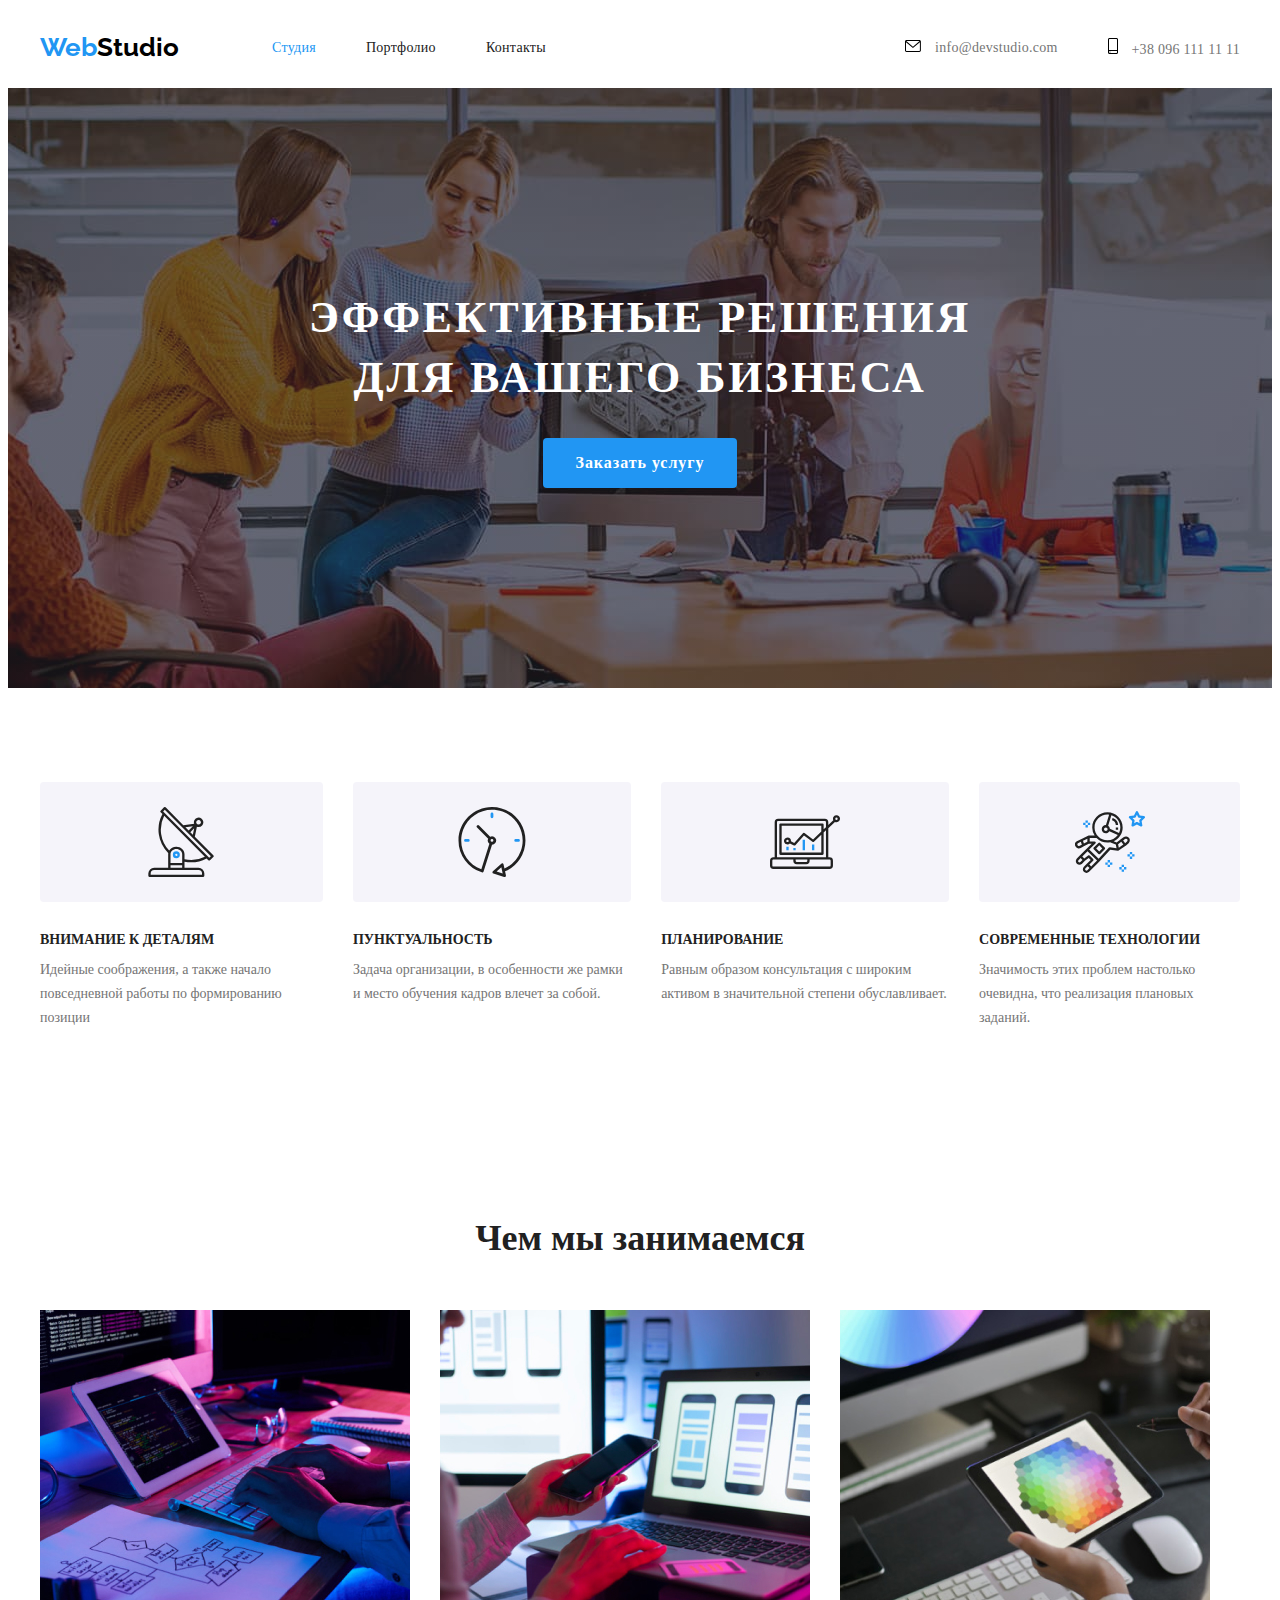
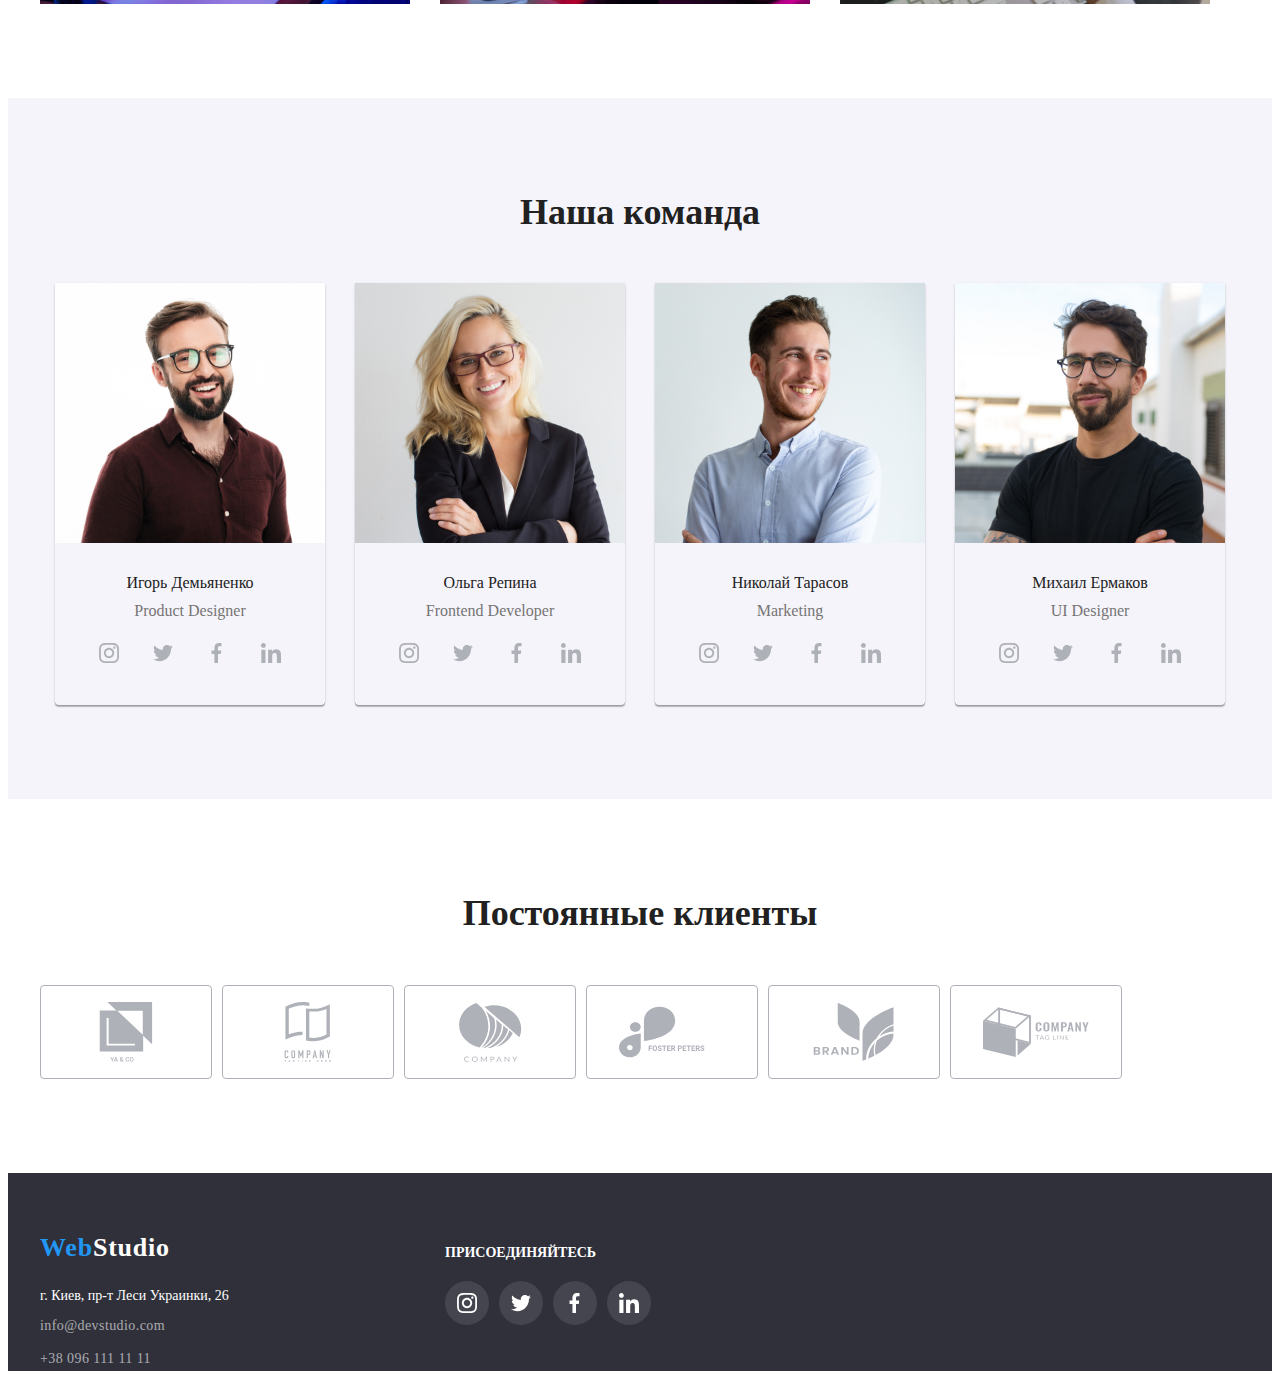
<file: index.html>
<!DOCTYPE html>
<html lang="ru">
  <head>
    <meta charset="UTF-8" />
    <meta http-equiv="X-UA-Compatible" content="IE=edge" />
    <meta name="viewport" content="width=device-width, initial-scale=1.0" />
    <title lang="en">WebStudio</title>
    <link
      rel="stylesheet"
      href="https://cdnjs.cloudflare.com/ajax/libs/modern-normalize/1.0.0/modern-normalize.css"
      integrity="sha512-Zx6MlUMKSVJoQ+83OwhdILe8cSEsCzfqThJd7J/VA2UrK6Ctj85p+xzqfyuNXE5B1k25uUdmJ2OzItbBy9GHAQ=="
      crossorigin="anonymous"
    />
    <link
      href="https://fonts.googleapis.com/css2?family=Raleway:wght@700&family=Roboto:wght@400;500;700;900&display=swap"
      rel="stylesheet"
    />
    <link rel="stylesheet" href="css/styels.css" />
  </head>

  <body>
    <!-- Шапка сайта -->

    <header class="page-header">
      <div class="container main-nav">
        <nav class="nav">
          <a href="./index.html" class="logo" lang="en">
            <span class="logo-accent">Web</span>Studio</a
          >

          <ul class="site-nav list">
            <li class="item"><a href="./index.html" class="link current">Студия</a></li>
            <li class="item"><a href="./portfolio.html" class="link">Портфолио</a></li>
            <li class="item"><a href="" class="link">Контакты</a></li>
          </ul>
        </nav>

        <ul class="auth-nav list">
          <li class="item">
            <a href="mailto:info@devstudio.com" class="link auth-cont">
              <svg class="icon-mail">
                <use class="icon-mail" href="./images/symbol-defs.svg#envelope"></use>
              </svg>
              info@devstudio.com
            </a>
          </li>
          <li class="item">
            <a href="tel:+380961111111" class="link auth-cont">
              <svg class="icon-tel">
                <use href="./images/symbol-defs.svg#smartphone"></use>
              </svg>
              +38 096 111 11 11
            </a>
          </li>
        </ul>
      </div>
    </header>

    <main>
      <!-- Услуги -->
      <div class="overlay">
        <section class="section services">
          <div class="container">
            <h1 class="services-title services-bg">Эффективные решения <br />для вашего бизнеса</h1>
            <button type="button" class="button primary">Заказать услугу</button>
          </div>
        </section>
      </div>
      <!-- Особенности -->

      <section class="section features">
        <div class="container">
          <h2 class="visually-hidden">О нас</h2>
          <ul class="list">
            <li class="item icon-features">
              <h3 class="features-title">Внимание к деталям</h3>
              <p class="features-text">
                Идейные соображения, а также начало повседневной работы по формированию позиции
              </p>
            </li>

            <li class="item icon-features">
              <h3 class="features-title">Пунктуальность</h3>
              <p class="features-text">
                Задача организации, в особенности же рамки и место обучения кадров влечет за собой.
              </p>
            </li>

            <li class="item icon-features">
              <h3 class="features-title">Планирование</h3>
              <p class="features-text">
                Равным образом консультация с широким активом в значительной степени обуславливает.
              </p>
            </li>

            <li class="item icon-features">
              <h3 class="features-title">Современные технологии</h3>
              <p class="features-text">
                Значимость этих проблем настолько очевидна, что реализация плановых заданий.
              </p>
            </li>
          </ul>
        </div>
      </section>

      <!-- Чем мы занимаемся -->

      <section class="section work">
        <div class="container">
          <h2 class="work-title">Чем мы занимаемся</h2>
          <ul class="list">
            <li class="item">
              <img src="./images/a/imga1.jpg" width="370" alt="Создаем разметку" />
            </li>

            <li class="item">
              <img src="./images/a/imga2.jpg" width="370" alt="Веб дизайн" />
            </li>

            <li class="item">
              <img src="./images/a/imga3.jpg" width="370" alt="Стили" />
            </li>
          </ul>
        </div>
      </section>

      <!-- Наша команда -->

      <section class="section team">
        <div class="container">
          <h2 class="team-title">Наша команда</h2>
          <ul class="list social-icon">
            <li class="item">
              <img
                src="./images/b/imgb1.jpg"
                class="team-img"
                width="270"
                alt="Сотрудник компании"
              />
              <div class="team-card">
                <h3 class="team-subtitle">Игорь Демьяненко</h3>
                <p lang="en" class="team-text">Product Designer</p>
                <ul class="social-icon list">

                  <li class="social-icon-team">
                    <a href="" class="team-social-icon">
                      <svg class="icon-team-svg">
                        <use href="./images/symbol-defs.svg#instagram"></use>
                      </svg>
                    </a>
                  </li> 

                    <li class="social-icon-team">
                    <a href="" class="team-social-icon">
                      <svg class="icon-team-svg">
                        <use href="./images/symbol-defs.svg#twitte"></use>
                      </svg>
                    </a>
                    </li>

                    <li class="social-icon-team">
                    <a href="" class="team-social-icon">
                      <svg class="icon-team-svg">
                        <use href="./images/symbol-defs.svg#vector"></use>
                      </svg>
                    </a>
                    </li>

                    <li class="social-icon-team">
                    <a href="" class="team-social-icon">
                      <svg class="icon-team-svg">
                        <use href="./images/symbol-defs.svg#linkedin"></use>
                      </svg>
                    </a>
                    </li>

                  </li>
                </ul>
              </div>
            </li>

            <li class="item">
              <img
                src="./images/b/imgb2.jpg"
                class="team-img"
                width="270"
                alt="Сотрудник компании"
              />
              <div class="team-card">
                <h3 class="team-subtitle">Ольга Репина</h3>
                <p lang="en" class="team-text">Frontend Developer</p>
                <ul class="social-icon list">

                  <li class="social-icon-team">
                    <a href="" class="team-social-icon">
                      <svg class="icon-team-svg">
                        <use href="./images/symbol-defs.svg#instagram"></use>
                      </svg>
                    </a>
                  </li> 

                    <li class="social-icon-team">
                    <a href="" class="team-social-icon">
                      <svg class="icon-team-svg">
                        <use href="./images/symbol-defs.svg#twitte"></use>
                      </svg>
                    </a>
                    </li>

                    <li class="social-icon-team">
                    <a href="" class="team-social-icon">
                      <svg class="icon-team-svg">
                        <use href="./images/symbol-defs.svg#vector"></use>
                      </svg>
                    </a>
                    </li>

                    <li class="social-icon-team">
                    <a href="" class="team-social-icon">
                      <svg class="icon-team-svg">
                        <use href="./images/symbol-defs.svg#linkedin"></use>
                      </svg>
                    </a>
                    </li>

                  </li>
                </ul>
              </div>
            </li>

            <li class="item">
              <img
                src="./images/b/imgb3.jpg"
                class="team-img"
                width="270"
                alt="Сотрудник компании"
              />
              <div class="team-card">
                <h3 class="team-subtitle">Николай Тарасов</h3>
                <p lang="en" class="team-text">Marketing</p>
                <ul class="social-icon list">

                  <li class="social-icon-team">
                    <a href="" class="team-social-icon">
                      <svg class="icon-team-svg">
                        <use href="./images/symbol-defs.svg#instagram"></use>
                      </svg>
                    </a>
                  </li> 

                    <li class="social-icon-team">
                    <a href="" class="team-social-icon">
                      <svg class="icon-team-svg">
                        <use href="./images/symbol-defs.svg#twitte"></use>
                      </svg>
                    </a>
                    </li>

                    <li class="social-icon-team">
                    <a href="" class="team-social-icon">
                      <svg class="icon-team-svg">
                        <use href="./images/symbol-defs.svg#vector"></use>
                      </svg>
                    </a>
                    </li>

                    <li class="social-icon-team">
                    <a href="" class="team-social-icon">
                      <svg class="icon-team-svg">
                        <use href="./images/symbol-defs.svg#linkedin"></use>
                      </svg>
                    </a>
                    </li>

                  </li>
                </ul>
              </div>
            </li>

            <li class="item">
              <img
                src="./images/b/imgb4.jpg"
                class="team-img"
                width="270"
                alt="Сотрудник компании"
              />
              <div class="team-card">
                <h3 class="team-subtitle">Михаил Ермаков</h3>
                <p lang="en" class="team-text">UI Designer</p>
                <ul class="social-icon list">

                  <li class="social-icon-team">
                    <a href="" class="team-social-icon">
                      <svg class="icon-team-svg">
                        <use href="./images/symbol-defs.svg#instagram"></use>
                      </svg>
                    </a>
                  </li> 

                    <li class="social-icon-team">
                    <a href="" class="team-social-icon">
                      <svg class="icon-team-svg">
                        <use href="./images/symbol-defs.svg#twitte"></use>
                      </svg>
                    </a>
                    </li>

                    <li class="social-icon-team">
                    <a href="" class="team-social-icon">
                      <svg class="icon-team-svg">
                        <use href="./images/symbol-defs.svg#vector"></use>
                      </svg>
                    </a>
                    </li>

                    <li class="social-icon-team">
                    <a href="" class="team-social-icon">
                      <svg class="icon-team-svg">
                        <use href="./images/symbol-defs.svg#linkedin"></use>
                      </svg>
                    </a>
                    </li>

                  </li>
                </ul>
              </div>
            </li>
          </ul>
        </div>
      </section>

      <!-- Клиенты -->

      <section class="section clients">
        <div class="container">
          <h2 class="clients-title">Постоянные клиенты</h2>
          <ul class="list clients-icon">

            <li class="social-icon-clients">
              <a href="" class="clients-social-icon">
                <svg class="icon-clients-svg">
                  <use href="./images/symbol-defs.svg#group1"></use>
                </svg>
              </a>
            </li>

            <li class="social-icon-clients">
              <a href="" class="clients-social-icon">
                <svg class="icon-clients-svg">
                  <use href="./images/symbol-defs.svg#group2"></use>
                </svg>
              </a>
            </li>

            <li class="social-icon-clients">
              <a href="" class="clients-social-icon">
                <svg class="icon-clients-svg">
                  <use href="./images/symbol-defs.svg#group3"></use>
                </svg>
              </a>
            </li>

            <li class="social-icon-clients">
              <a href="" class="clients-social-icon">
                <svg class="icon-clients-svg">
                  <use href="./images/symbol-defs.svg#group4"></use>
                </svg>
              </a>
            </li>

            <li class="social-icon-clients">
              <a href="" class="clients-social-icon">
                <svg class="icon-clients-svg">
                  <use href="./images/symbol-defs.svg#group5"></use>
                </svg>
              </a>
            </li>

            <li class="social-icon-clients">
              <a href="" class="clients-social-icon">
                <svg class="icon-clients-svg">
                  <use href="./images/symbol-defs.svg#group6"></use>
                </svg>
              </a>
            </li>

          </ul>
        </div>
      </section>
    </main>

    <!-- Подвал -->

    <footer class="footer">
      <div class="container flexbox">
        <section class="content-box">
        <a href="./index.html" lang="en" class="footer-logo">
            <span class="logo-accent">Web</span>Studio</a>
          <address class="address">
            <p class="footer-text">г. Киев, пр-т Леси Украинки, 26</p>

            <ul class="list footer-nav">
              <li class="item">
                <a href="mailto:info@devstudio.com" class="footer-link">info@devstudio.com</a>
              </li>

              <li class="item">
                <a href="tel:+380961111111" class="footer-link">+38 096 111 11 11</a>
              </li>
            </ul>
          </address>
        </section>
      
        <section class="content-box">
          <h2 class="join-title">Присоединяйтесь</h2>
            <ul class="list join-icon">

              <li class="social-icon-join">
                    <a href="" class="join-social-icon">
                      <svg class="icon-join-svg">
                        <use href="./images/symbol-defs.svg#instagram"></use>
                      </svg>
                    </a>
                  </li> 

                  <li class="social-icon-join">
                    <a href="" class="join-social-icon">
                      <svg class="icon-join-svg">
                        <use href="./images/symbol-defs.svg#twitte"></use>
                      </svg>
                    </a>
                  </li> 

                  <li class="social-icon-join">
                    <a href="" class="join-social-icon">
                      <svg class="icon-join-svg">
                        <use href="./images/symbol-defs.svg#vector"></use>
                      </svg>
                    </a>
                  </li> 

                  <li class="social-icon-join">
                    <a href="" class="join-social-icon">
                      <svg class="icon-join-svg">
                        <use href="./images/symbol-defs.svg#linkedin"></use>
                      </svg>
                    </a>
                  </li> 
            </ul>
          
        </section>
      </div>
    </footer>
  </body>
</html>
</file>
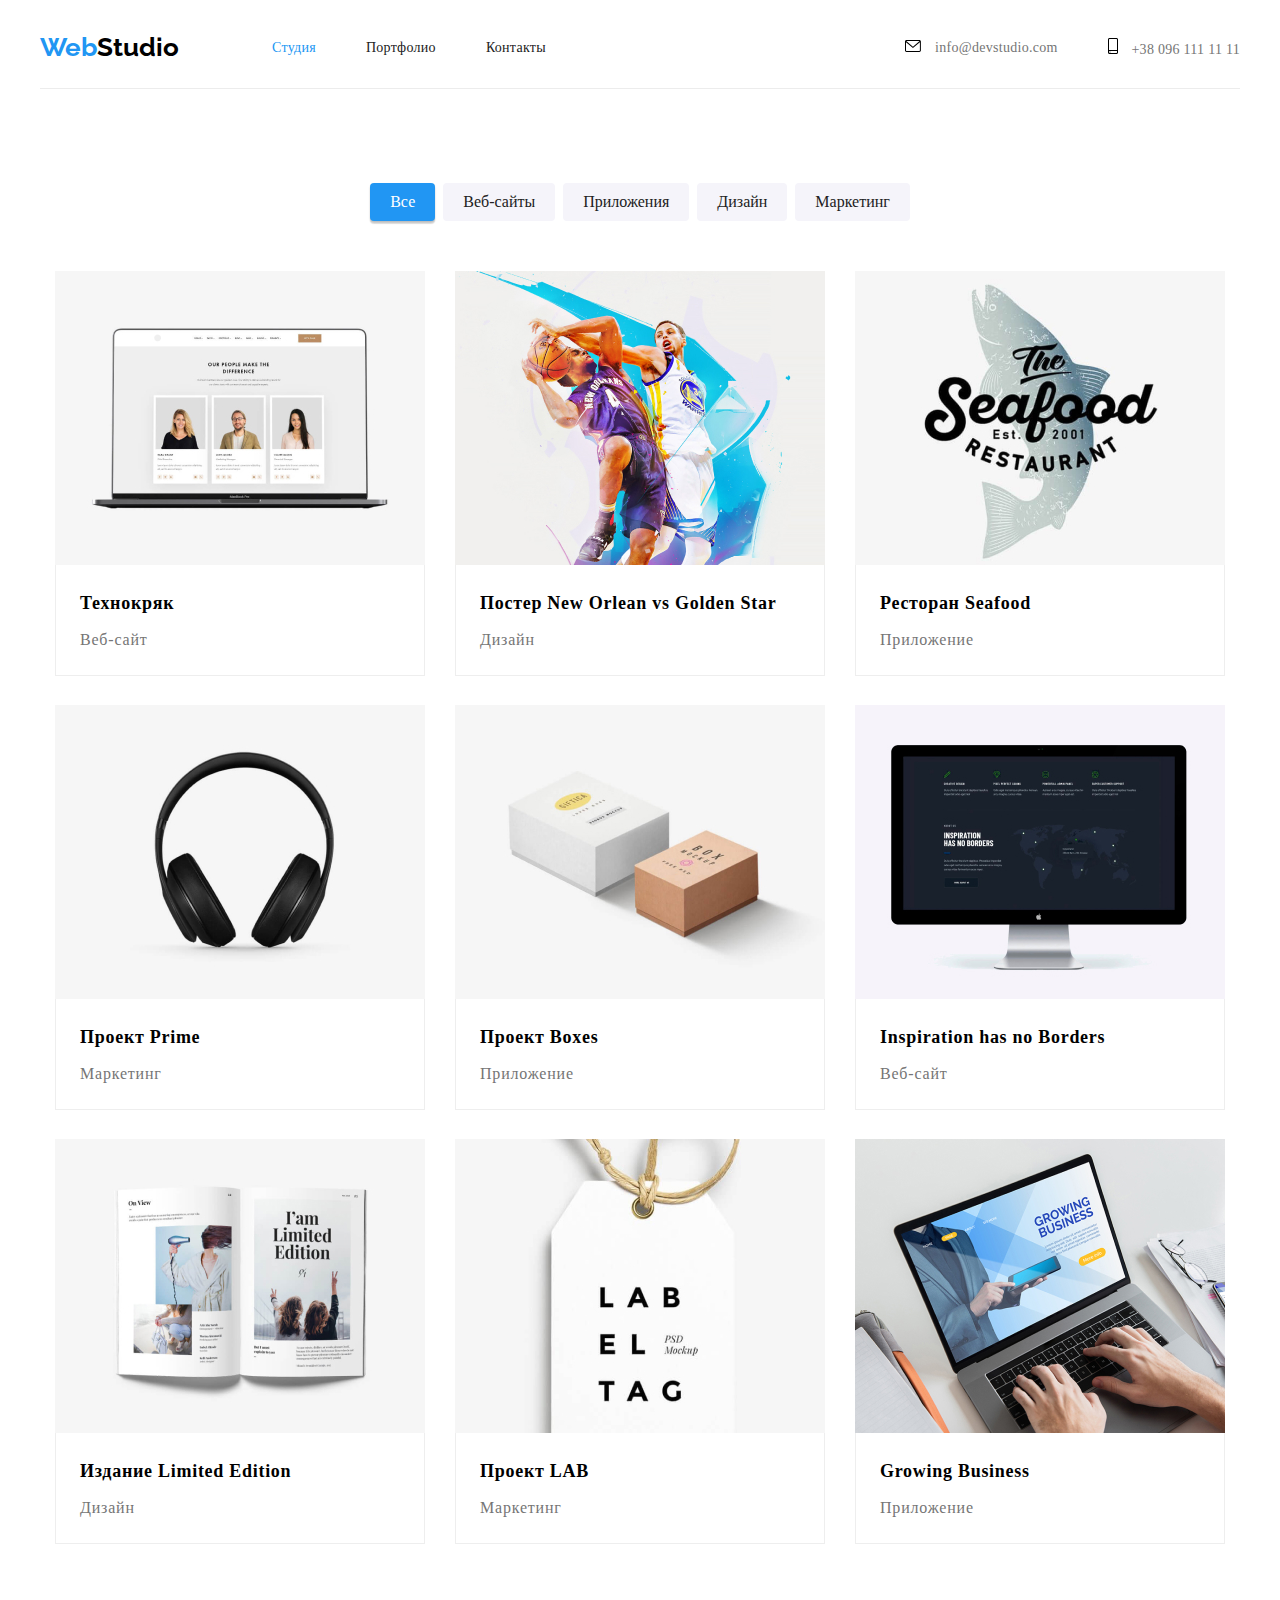
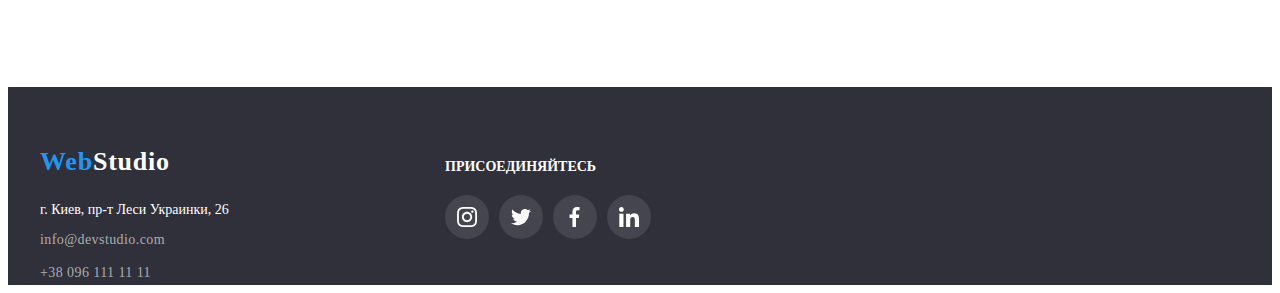
<file: portfolio.html>
<!DOCTYPE html>
<html lang="ru">
  <head>
    <meta charset="UTF-8" />
    <meta http-equiv="X-UA-Compatible" content="IE=edge" />
    <meta name="viewport" content="width=device-width, initial-scale=1.0" />
    <title lang="en">WebStudio</title>
    <link
      rel="stylesheet"
      href="https://cdnjs.cloudflare.com/ajax/libs/modern-normalize/1.0.0/modern-normalize.css"
      integrity="sha512-Zx6MlUMKSVJoQ+83OwhdILe8cSEsCzfqThJd7J/VA2UrK6Ctj85p+xzqfyuNXE5B1k25uUdmJ2OzItbBy9GHAQ=="
      crossorigin="anonymous"
    />
    <link rel="preconnect" href="https://fonts.gstatic.com" />
    <link
      href="https://fonts.googleapis.com/css2?family=Raleway:wght@700&family=Roboto:wght@400;500;700;900&display=swap"
      rel="stylesheet"
    />
    <link rel="stylesheet" href="css/styels.css" />
  </head>

  <body>
    <!-- Шапка сайта -->

    <header class="border">
      <div class="container main-nav">
        <nav class="nav">
          <a href="./index.html" class="logo" lang="en"> <span class="logo-accent">Web</span>Studio</a>

          <ul class="site-nav list">
            <li class="item"><a href="./index.html" class="link current">Студия</a></li>
            <li class="item"><a href="./portfolio.html" class="link">Портфолио</a></li>
            <li class="item"><a href="" class="link">Контакты</a></li>
          </ul>
        </nav>

        <ul class="auth-nav list">
          <li class="item">
            <a href="mailto:info@devstudio.com" class="link auth-cont">
              <svg class="icon-mail">
                <use class="icon-mail-en" href="./images/symbol-defs.svg#envelope"></use>
              </svg>
              info@devstudio.com
            </a>
          </li>
          <li class="item">
            <a href="tel:+380961111111" class="link auth-cont">
              <svg class="icon-tel">
                <use href="./images/symbol-defs.svg#smartphone"></use>
              </svg>
              +38 096 111 11 11
            </a>
          </li>
        </ul>
      </div>
    </header>

    <main>
      <!-- Примеры работ-->

      <section class="section portfolio">
        <div class="container">
          <h1 class="visually-hidden">Примеры работ</h1>
          <ul class="list">
            <li class="list-item"><button type="button" class="button current">Все</button></li>
            <li class="list-item"><button type="button" class="button">Веб-сайты</button></li>
            <li class="list-item"><button type="button" class="button">Приложения</button></li>
            <li class="list-item"><button type="button" class="button">Дизайн</button></li>
            <li class="list-item"><button type="button" class="button">Маркетинг</button></li>
          </ul>

          <ul class="list card">
            <li class="card-set">
              <img src="./images/portfolio/img-1.jpg" width="370" height="294" alt="" />
              <div class="info-card">
                <h3 class="portfolio-title">Технокряк</h3>
                <p class="portfolio-text">Веб-сайт</p>
              </div>
            </li>

            <li class="card-set">
              <img src="./images/portfolio/img-2.jpg" width="370" height="294" alt="" />
              <div class="info-card">
                <h3 class="portfolio-title">Постер New Orlean vs Golden Star</h3>
                <p class="portfolio-text">Дизайн</p>
              </div>
            </li>

            <li class="card-set">
              <img src="./images/portfolio/img-3.jpg" width="370" height="294" alt="" />
              <div class="info-card">
                <h3 class="portfolio-title">Ресторан Seafood</h3>
                <p class="portfolio-text">Приложение</p>
              </div>
            </li>

            <li class="card-set">
              <img src="./images/portfolio/img-4.jpg" width="370" height="294" alt="" />
              <div class="info-card">
                <h3 class="portfolio-title">Проект Prime</h3>
                <p class="portfolio-text">Маркетинг</p>
              </div>
            </li>

            <li class="card-set">
              <img src="./images/portfolio/img-5.jpg" width="370" height="294" " alt="" />
              <div class="info-card">
                <h3 class="portfolio-title">Проект Boxes</h3>
                <p class="portfolio-text">Приложение</p>
              </div>
            </li>

            <li class="card-set">
              <img src="./images/portfolio/img-6.jpg" width="370" height="294" alt="" />
              <div class="info-card">
                <h3 class="portfolio-title">Inspiration has no Borders</h3>
                <p class="portfolio-text">Веб-сайт</p>
              </div>
            </li>

            <li class="card-set">
              <img src="./images/portfolio/img-7.jpg" width="370" height="294" alt="" />
              <div class="info-card">
                <h3 class="portfolio-title">Издание Limited Edition</h3>
                <p class="portfolio-text">Дизайн</p>
              </div>
            </li>

            <li class="card-set">
              <img src="./images/portfolio/img-8.jpg" width="370" height="294" alt="" />
              <div class="info-card">
                <h3 class="portfolio-title">Проект LAB</h3>
                <p class="portfolio-text">Маркетинг</p>
              </div>
            </li>

            <li class="card-set">
              <img src="./images/portfolio/img-9.jpg" width="370" height="294" alt="" />
              <div class="info-card">
                <h3 class="portfolio-title">Growing Business</h3>
                <p class="portfolio-text">Приложение</p>
              </div>
            </li>
          </ul>
        </div>
      </section>
    </main>

    <!--Подвал-->
    <footer class="footer">
      <div class="container flexbox">
        <section class="content-box">
          <a href="./index.html" lang="en" class="footer-logo"> <span class="logo-accent">Web</span>Studio</a>
          <address class="address">
            <p class="footer-text">г. Киев, пр-т Леси Украинки, 26</p>

            <ul class="list footer-nav">
              <li class="item">
                <a href="mailto:info@devstudio.com" class="footer-link">info@devstudio.com</a>
              </li>

              <li class="item">
                <a href="tel:+380961111111" class="footer-link">+38 096 111 11 11</a>
              </li>
            </ul>
          </address>
        </section>

        <section class="content-box">
          <h2 class="join-title">Присоединяйтесь</h2>
          <ul class="list join-icon">
            <li class="social-icon-join">
              <a href="" class="join-social-icon">
                <svg class="icon-join-svg">
                  <use href="./images/symbol-defs.svg#instagram"></use>
                </svg>
              </a>
            </li>

            <li class="social-icon-join">
              <a href="" class="join-social-icon">
                <svg class="icon-join-svg">
                  <use href="./images/symbol-defs.svg#twitte"></use>
                </svg>
              </a>
            </li>

            <li class="social-icon-join">
              <a href="" class="join-social-icon">
                <svg class="icon-join-svg">
                  <use href="./images/symbol-defs.svg#vector"></use>
                </svg>
              </a>
            </li>

            <li class="social-icon-join">
              <a href="" class="join-social-icon">
                <svg class="icon-join-svg">
                  <use href="./images/symbol-defs.svg#linkedin"></use>
                </svg>
              </a>
            </li>
          </ul>
        </section>
      </div>
    </footer>
  </body>
</html>
</file>
<file: css/styels.css>
:root {
  --primary-text-color: #212121;
  --title-text-color: #757575;
  --acent-color: #2196f3;
  --title-list-color: #ffffff;
  --secondary-bg-color: #2f303a;
  --logo-text-color: #000000;
  --button-bg-color: #f5f4fa;
  --footer-text-color: rgba(255, 255, 255, 0.6);
  --team-shadow-color: 0px 1px 3px rgba(0, 0, 0, 0.12), 0px 1px 1px rgba(0, 0, 0, 0.14), 0px 2px 1px rgba(0, 0, 0, 0.2);
  --card-item: 3;
  --border-header-color: #ececec;
  --border-team-color: #eeeeee;
  --icon-color: #afb1b8;
  --social-bg-icon: #44454e;
}

/* Утилиты */
.container {
  margin: 0;
  margin-left: auto;
  margin-right: auto;
  max-width: 1200px;

  padding-left: 15px;
  padding-right: 15px;
}
.section {
  padding-top: 94px;
  padding-bottom: 94px;
}
h1,
h1,
h3 {
  margin: 0;
  padding: 0;
}
.list {
  padding: 0;
  margin: 0;
  list-style: none;
}

.body {
  background-color: var(--title-list-color);
  color: var(--primary-text-color);

  font-family: Roboto, sans-serif;
  letter-spacing: 0.03em;
}

/* Шапка */
.border .main-nav {
  padding: 0;
  border-bottom: 1px solid var(--border-header-color);
}
/* Main nav */

.main-nav,
.nav {
  display: flex;
  align-items: center;
  padding: 0;
}

/* Лого */
.sublogo,
.logo {
  color: var(--logo-text-color);

  text-decoration: none;
  font-family: Raleway, cursive;
  font-weight: 700;
  font-size: 26px;
  line-height: 1.2;
}
.nav .logo {
  display: flex;
  padding-top: 24px;
  padding-bottom: 25px;
}
.logo-accent {
  color: var(--acent-color);

  text-decoration: none;
}

.address {
  font-style: inherit;
}

/* Site nav */
.site-nav {
  display: flex;
  margin-left: 93px;
}

.site-nav .item:not(:last-child) {
  margin-right: 50px;
}

.site-nav .link {
  display: block;
  padding-top: 32px;
  padding-bottom: 32px;

  color: var(--primary-text-color);
  text-decoration: none;
  font-weight: 500;
  font-size: 14px;
  line-height: 1.14;
  letter-spacing: 0.02em;
}
.site-nav .link:focus,
.site-nav .link:hover {
  color: var(--acent-color);
}
.site-nav .link.current {
  color: var(--acent-color);
}

/* Auth nav */
.auth-nav {
  display: flex;
  margin-left: auto;
}

.auth-nav .item:not(:last-child) {
  margin-right: 50px;
}
.auth-nav .link {
  padding-top: 32px;
  padding-bottom: 32px;
  color: var(--title-text-color);

  text-decoration: none;
  font-weight: 500;
  font-size: 14px;
  line-height: 1.14;
  letter-spacing: 0.02em;
}

.icon-mail {
  content: '';
  margin-right: 10px;
  width: 16px;
  height: 12px;
  background-position: center;
  background-size: contain;
  color: currentColor;
}
.auth-cont:hover,
.auth-cont:focus {
  fill: var(--acent-color);
}
.icon-tel {
  content: '';
  margin-right: 10px;
  width: 10px;
  height: 16px;
  background-position: center;
  background-size: contain;
  color: currentColor;
}
.auth-nav .link:focus,
.auth-nav .link:hover {
  color: var(--acent-color);
}

/* Services */
.overlay {
  background-image: linear-gradient(to right, rgba(47, 48, 58, 0.4), rgba(47, 48, 58, 0.4)),
    url('../images/hero/img1.jpg');

  background-repeat: no-repeat;
  background-size: cover;
  background-position: center;
  max-width: 1600px;
  min-height: 600px;
  margin-left: auto;
  margin-right: auto;
}
.section.services {
  padding-bottom: 200px;
  padding-top: 200px;
  margin-left: auto;
  margin-right: auto;
  text-align: center;
}

.services-title {
  margin-top: 0;
  margin-bottom: 30px;

  color: var(--title-list-color);

  font-weight: 900;
  font-size: 44px;
  line-height: 1.36;
  text-align: center;
  letter-spacing: 0.06em;
  text-transform: uppercase;
}

/* Features, Work, Tem*/

.features .list {
  display: flex;
}
.icon-features:nth-child(1)::before {
  display: block;
  content: '';
  height: 120px;
  background: var(--button-bg-color);
  border-radius: 4px;
  background-image: url(../images/svg/features/antenna.svg);
  background-repeat: no-repeat;
  background-position: center;
  background-size: 70px;
  margin-bottom: 30px;
}
.icon-features:nth-child(2)::before {
  display: block;
  content: '';
  height: 120px;
  background: var(--button-bg-color);
  border-radius: 4px;
  background-image: url(../images/svg/features/clock.svg);
  background-repeat: no-repeat;
  background-position: center;
  background-size: 70px;
  margin-bottom: 30px;
}
.icon-features:nth-child(3)::before {
  display: block;
  content: '';
  height: 120px;
  background: var(--button-bg-color);
  border-radius: 4px;
  background-image: url(../images/svg/features/diagram.svg);
  background-repeat: no-repeat;
  background-position: center;
  background-size: 70px;
  margin-bottom: 30px;
}
.icon-features:nth-child(4)::before {
  display: block;
  content: '';
  height: 120px;
  background: var(--button-bg-color);
  border-radius: 4px;
  background-image: url(../images/svg/features/astronaut.svg);
  background-repeat: no-repeat;
  background-position: center;
  background-size: 70px;
  margin-bottom: 30px;
}
.features .item:not(:last-child) {
  margin-right: 30px;
}
.features-title {
  margin-top: 0;
  margin-bottom: 10px;

  color: var(--primary-text-color);

  font-weight: 700;
  font-size: 14px;
  line-height: 1.14;
  text-transform: uppercase;
}
.features-text {
  margin: 0;

  color: var(--title-text-color);

  font-weight: 400;
  font-size: 14px;
  line-height: 1.71;
}
.social-icon {
  display: inline-flex;
  justify-content: center;
}

.icon-team-svg {
  width: 20px;
  height: 20px;
}
.social-icon-team:not(:last-child) {
  margin-right: 10px;
}

.team-social-icon {
  display: flex;
  align-items: center;
  justify-content: center;
  width: 44px;
  height: 44px;
  border-radius: 50%;
  fill: var(--icon-color);
}
.team-social-icon:hover {
  fill: var(--title-list-color);
  background-color: var(--acent-color);
}
.section.team {
  background-color: var(--button-bg-color);
}
.work,
.team {
  text-align: center;
}
.work .list,
.team .list {
  display: flex;
}
.work .item:not(:last-child),
.team .item:not(:last-child) {
  margin-right: 30px;
}
.team .item {
  border-radius: 0px 0px 4px 4px;
  box-shadow: var(--team-shadow-color);
  text-align: center;
}

.work-title {
  margin-top: 0;
  margin-bottom: 50px;

  color: var(--primary-text-color);

  font-weight: 700;
  font-size: 36px;
  line-height: 1.16;
  text-align: center;
}
.team-title {
  margin-top: 0;
  margin-bottom: 50px;

  color: var(--primary-text-color);

  font-weight: 700;
  font-size: 36px;
  line-height: 1.16;
  text-align: center;
}

.team-subtitle {
  margin: 0;
  margin-bottom: 10px;
  color: var(--primary-text-color);

  font-weight: 500;
  font-size: 16px;
  line-height: 1.19;
  text-align: center;
}
.team-card {
  padding: 30px 32px;
}
.team-text {
  margin: 0;
  color: var(--title-text-color);
  margin-bottom: 10px;

  font-weight: 400;
  font-size: 16px;
  line-height: 1.18;
  text-align: center;
}
/* Прячем заголовок */
.visually-hidden {
  position: absolute !important;
  clip: rect(1px 1px 1px 1px);
  clip: rect(1px, 1px, 1px, 1px);
  padding: 0 !important;
  border: 0 !important;
  height: 1px !important;
  width: 1px !important;
  overflow: hidden;
}

/* Portfolio */

.portfolio-title {
  font-weight: 700;
  font-size: 18px;
  line-height: 2;
  margin-bottom: 4px;
  letter-spacing: 0.04em;
}

.card {
  display: flex;
  margin: 0;
  padding: 0;
  list-style: none;
  flex-wrap: wrap;

  margin-left: -30px;
  margin-top: -30px;
}

.card-set {
  justify-content: center;
  /* flex-basis: calc(100% / var(--card-item) - 30px); */
  flex-basis: calc((100% - 30px * var(--card-item)) / var(--card-item));
  max-width: 370px;
  max-height: 404px;
  margin-left: 30px;
  margin-top: 30px;
}
.card-set:hover,
.card-set:focus {
  box-shadow: 0px 1px 1px rgba(0, 0, 0, 0.12), 0px 4px 4px rgba(0, 0, 0, 0.06), 1px 4px 6px rgba(0, 0, 0, 0.16);
}
.info-card {
  margin: 0;
  flex-direction: column;
  padding: 20px 24px;

  border-left: 1px solid var(--border-team-color);
  border-right: 1px solid var(--border-team-color);
  border-bottom: 1px solid var(--border-team-color);
}
img {
  display: block;
  max-width: 100%;
}

.portfolio-text {
  margin: 0;
  color: var(--title-text-color);

  font-weight: 400;
  font-size: 16px;
  line-height: 1.9;
  letter-spacing: 0.05em;
}

.portfolio .list {
  display: flex;

  margin-bottom: 50px;
  justify-content: center;
  align-items: center;
}

/* Клиенты */

.clients-title {
  font-weight: 700;
  font-size: 36px;
  line-height: 1.16;
  text-align: center;
  color: var(--primary-text-color);
  margin: 0;
  margin-bottom: 50px;
}

.clients-icon {
  display: inline-flex;
  justify-content: center;
}

.icon-clients-svg {
  width: 106px;
  height: 60px;
}
.social-icon-clients:not(:last-child) {
  margin-right: 10px;
}

.clients-social-icon {
  display: flex;
  align-items: center;
  justify-content: center;
  width: 170px;
  height: 92px;
  border-radius: 4px;
  fill: var(--icon-color);
  border: 1px solid var(--icon-color);
}
.clients-social-icon:hover {
  fill: var(--acent-color);
  border: 1px solid var(--acent-color);
}

/* Подвал */
.footer {
  background-color: var(--secondary-bg-color);
}
.flexbox {
  display: flex;
}
.content-box {
  flex-basis: calc((70% - 30px) / 2);
}

.footer-text {
  display: block;
  margin-top: 0;
  margin-bottom: 6px;
  color: var(--title-list-color);
  font-weight: 400;
  font-size: 14px;
  line-height: 1.71;
}
.footer-logo {
  font-weight: bold;
  font-size: 26px;
  line-height: 1.19;
  letter-spacing: 0.03em;

  display: block;
  margin-top: 0;
  margin-bottom: 20px;
  padding-top: 60px;
  color: var(--title-list-color);
  text-decoration: none;
}
.footer-link {
  display: block;
  margin-top: 0;

  text-decoration: none;
  color: var(--footer-text-color);
  font-weight: 400;
  font-size: 14px;
  line-height: 1.71;
  letter-spacing: 0.03em;
}
.footer-nav .item:not(:last-child) {
  margin-bottom: 9px;
}
.footer-nav .footer-link:focus,
.footer-nav .footer-link:hover {
  color: var(--acent-color);
}

.join-title {
  margin: 0;
  padding: 0;
  padding-top: 72px;
  margin-bottom: 20px;
  color: var(--title-list-color);
  font-weight: 700;
  font-size: 14px;
  line-height: 1.14;
  text-transform: uppercase;
}

.join-icon {
  display: inline-flex;
  justify-content: center;
}

.icon-join-svg {
  width: 20px;
  height: 20px;
}
.social-icon-join:not(:last-child) {
  margin-right: 10px;
}

.join-social-icon {
  display: flex;
  align-items: center;
  justify-content: center;
  width: 44px;
  height: 44px;
  border-radius: 50%;
  fill: var(--title-list-color);
  background-color: var(--social-bg-icon);
}
.join-social-icon:hover {
  fill: var(--title-list-color);
  background-color: var(--acent-color);
}

/* Кнопки */
.section .list-item:not(:last-child) {
  margin-right: 8px;
}

.button {
  margin-top: 0;

  border: none;
  border-radius: 4px;
  padding: 6px 20px;

  color: var(--primary-text-color);
  background-color: var(--button-bg-color);
  cursor: pointer;
  font-family: inherit;

  font-weight: 500;
  font-size: 16px;
  line-height: 1.62;
  text-align: center;
}
.button.primary {
  margin-top: 0px;

  padding: 10px 32px;
  color: var(--title-list-color);
  background-color: var(--acent-color);

  font-weight: 700;
  font-size: 16px;
  line-height: 1.87;
  text-align: center;
  letter-spacing: 0.06em;
}
.button:focus,
.button:hover {
  color: var(--title-list-color);
  background-color: var(--acent-color);
  box-shadow: 0px 3px 1px rgba(0, 0, 0, 0.1), 0px 1px 2px rgba(0, 0, 0, 0.08), 0px 2px 2px rgba(0, 0, 0, 0.12);
  border-radius: 4px;
}
.button.current {
  color: var(--title-list-color);
  background-color: var(--acent-color);
  box-shadow: 0px 3px 1px rgba(0, 0, 0, 0.1), 0px 1px 2px rgba(0, 0, 0, 0.08), 0px 2px 2px rgba(0, 0, 0, 0.12);
  border-radius: 4px;
}
</file>
